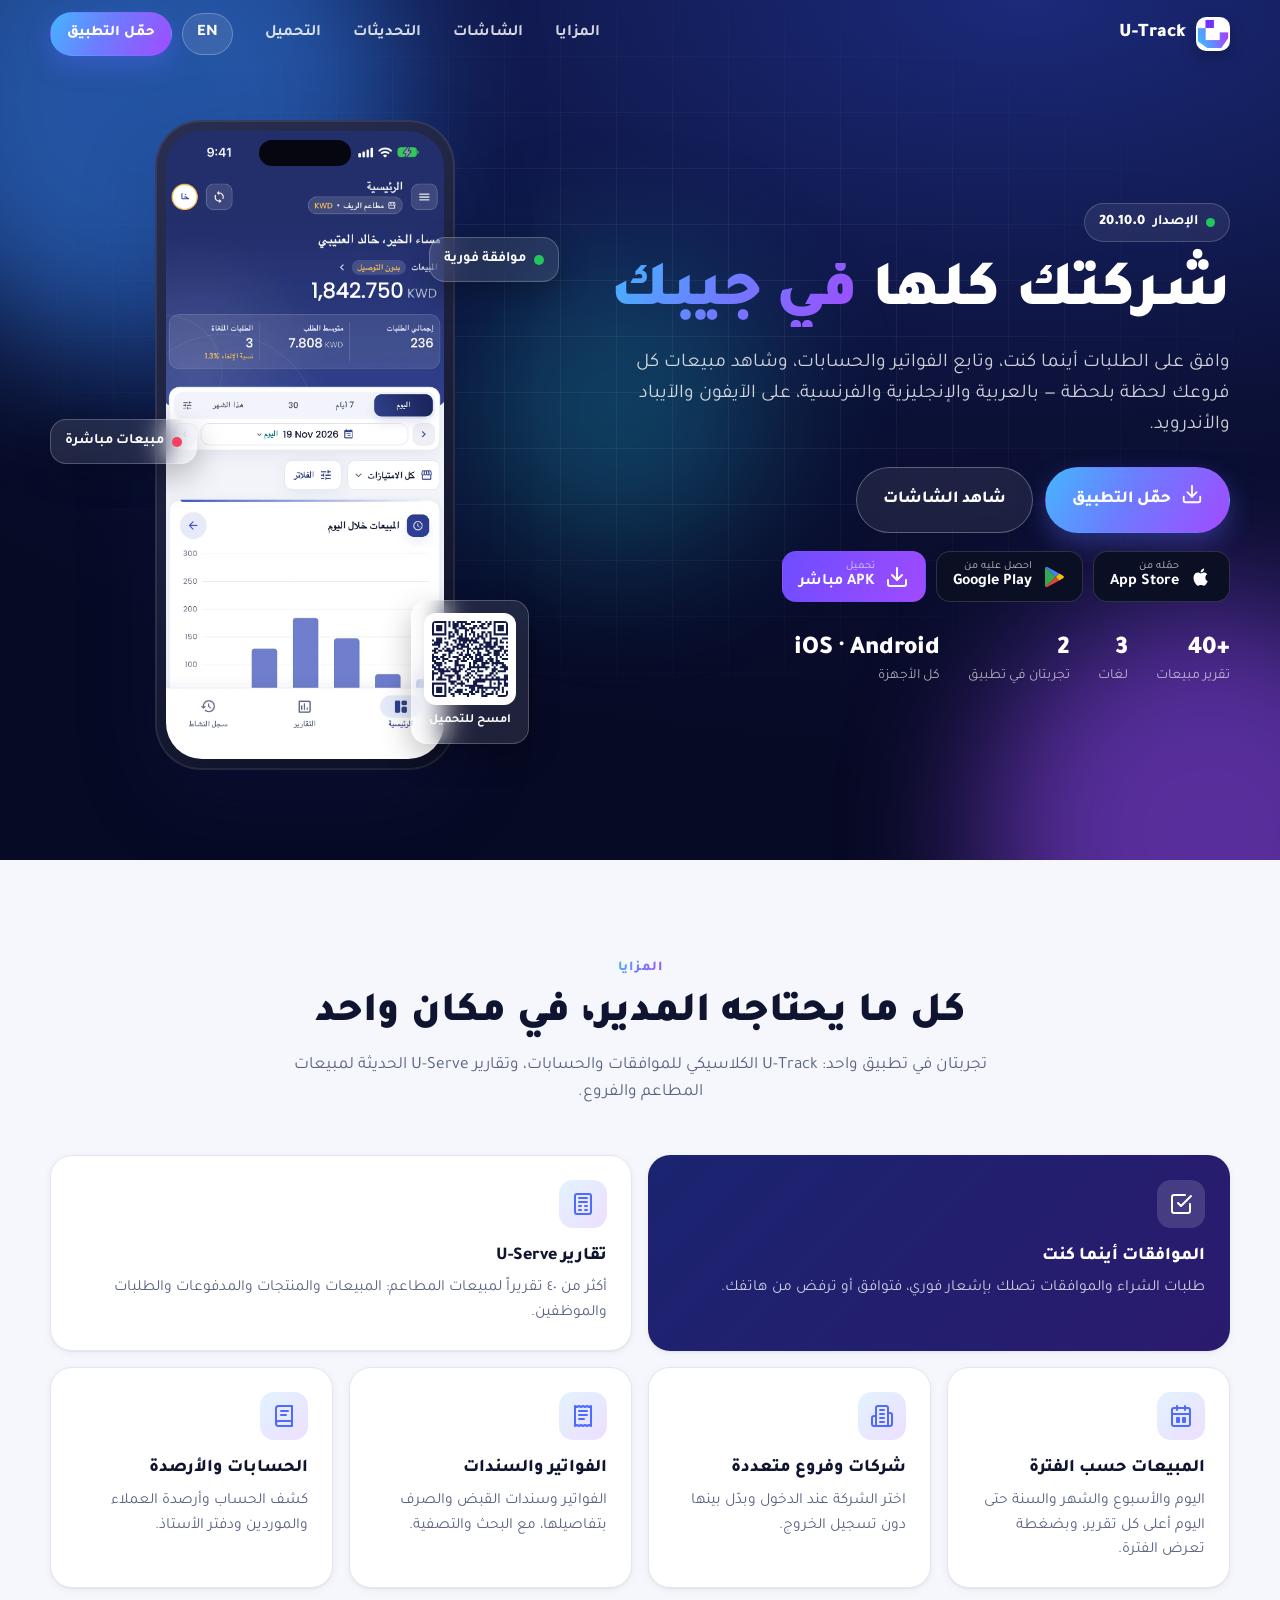
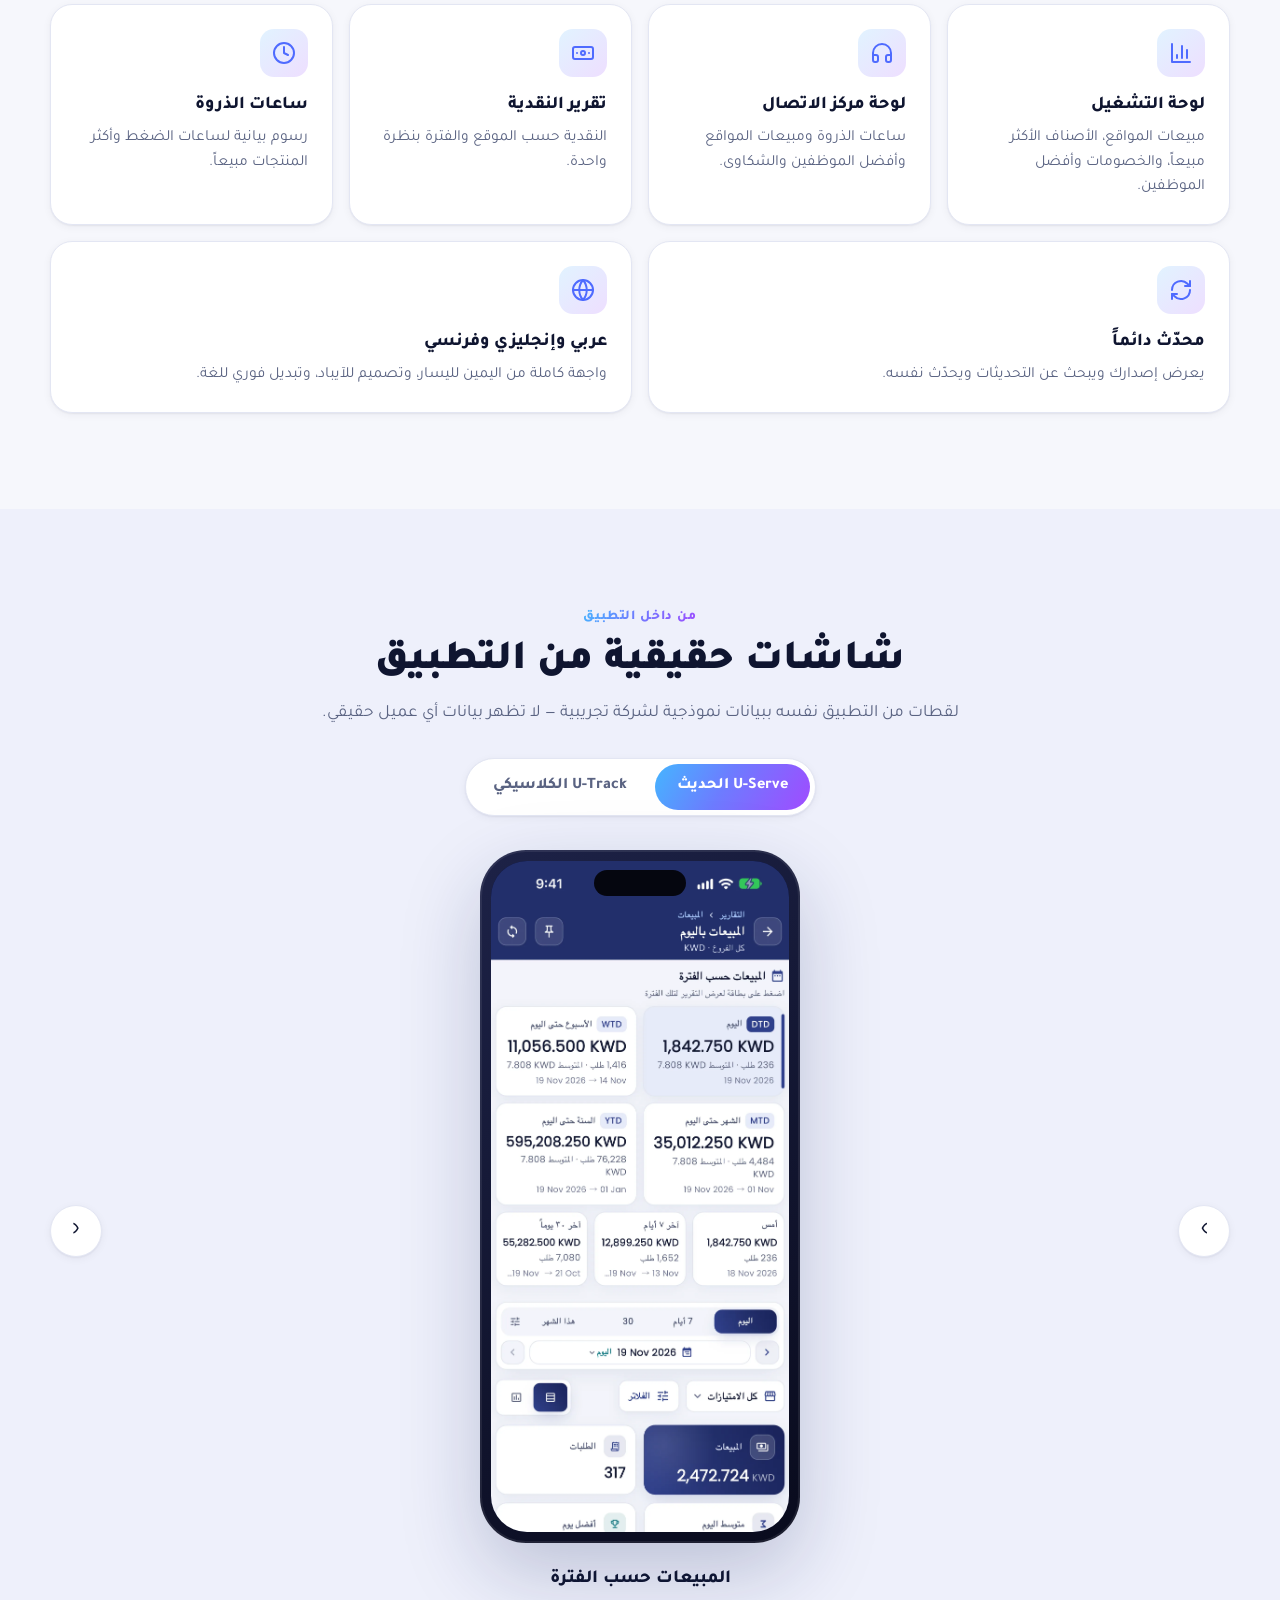
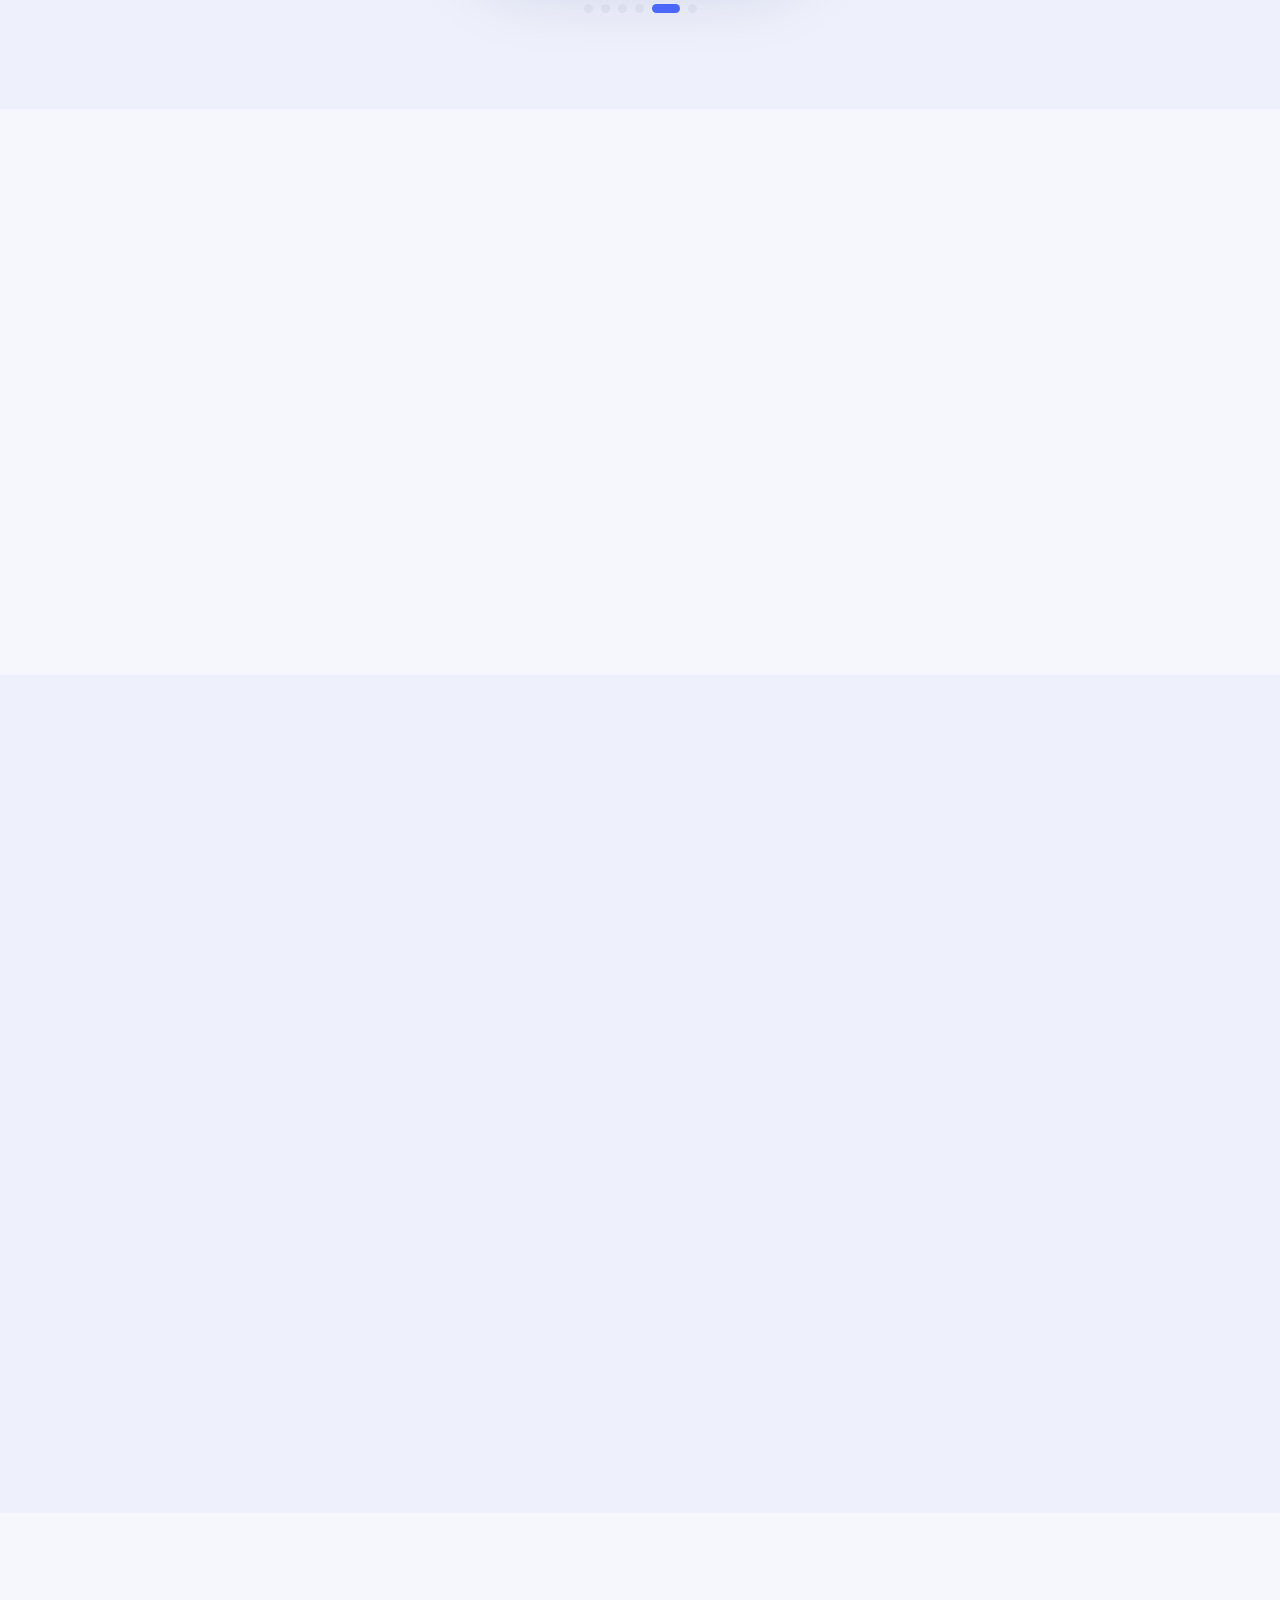
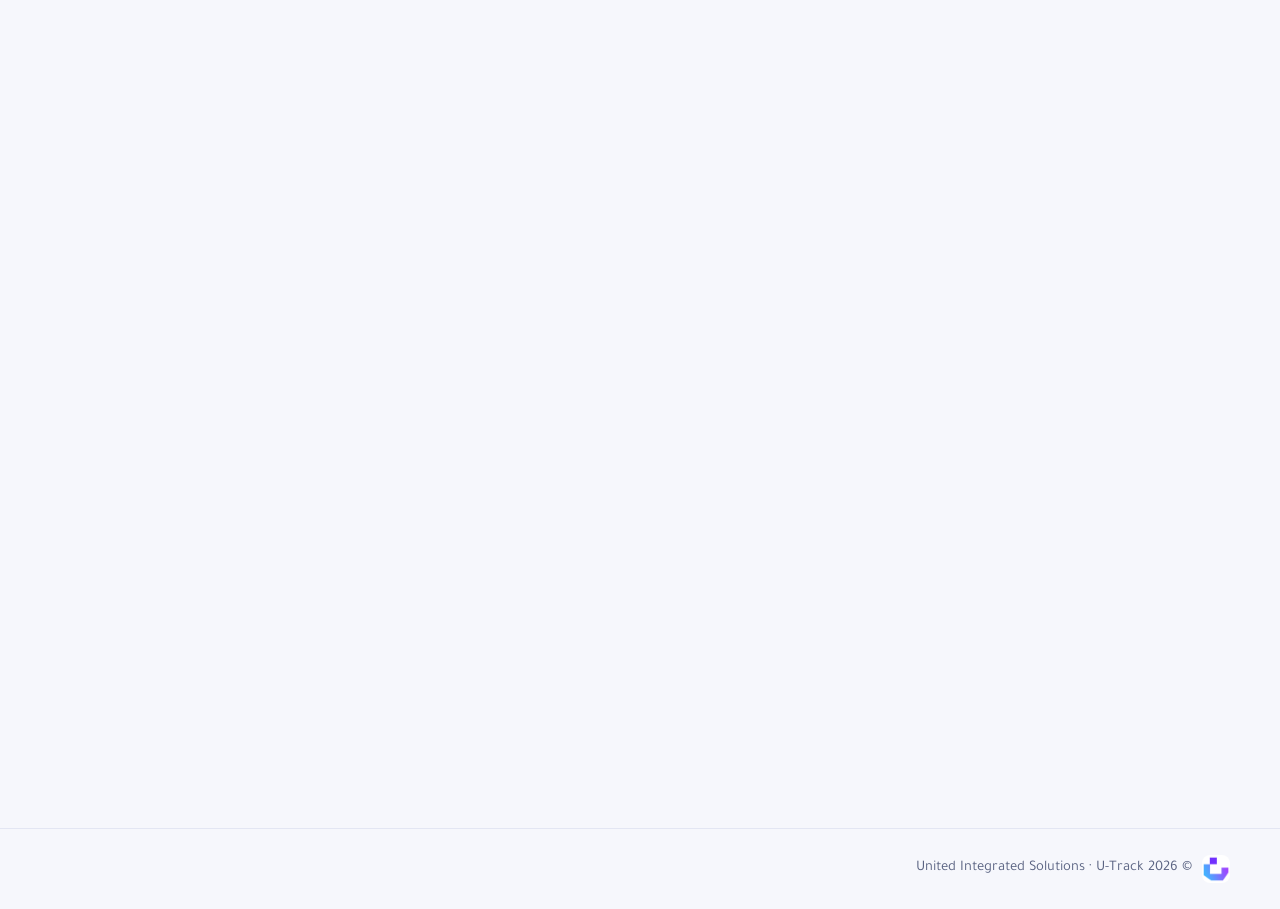
<file: index.html>
<!doctype html>
<html lang="ar" dir="rtl" class="no-js">
<head>
  <meta charset="utf-8">
  <meta name="viewport" content="width=device-width, initial-scale=1, viewport-fit=cover">
  <title>U-Track — تقارير وموافقات شركتك</title>
  <meta name="description" content="U-Track: approvals, invoices, accounts and live sales reports for your company and its branches — on iPhone, iPad and Android, in Arabic, English and French.">
  <meta property="og:title" content="U-Track">
  <meta property="og:description" content="Approvals and live sales reports for your company in one app — App Store, Google Play and direct APK.">
  <meta property="og:image" content="https://uiscomp.github.io/utrack-releases/assets/img/social_en.jpg">
  <meta property="og:type" content="website">
  <meta name="twitter:card" content="summary_large_image">
  <meta name="theme-color" content="#0b1035">
  <link rel="icon" type="image/png" href="assets/img/icon.png">
  <link rel="apple-touch-icon" href="assets/img/apple-touch-icon.png">
  <link rel="preconnect" href="https://fonts.googleapis.com">
  <link rel="preconnect" href="https://fonts.gstatic.com" crossorigin>
  <link href="https://fonts.googleapis.com/css2?family=Tajawal:wght@400;500;700;800;900&display=swap" rel="stylesheet">
  <link rel="stylesheet" href="assets/landing.css">
</head>
<body>
  <a class="skip" href="#features" data-i18n="skip"></a>

  <header class="nav" id="nav">
    <div class="wrap nav-in">
      <a class="brand" href="#top" aria-label="U-Track">
        <img src="assets/img/icon.png" alt="" width="34" height="34">
        <span>U-Track</span>
      </a>
      <nav class="links" aria-label="Sections">
        <a href="#features" data-i18n="navFeatures"></a>
        <a href="#screens" data-i18n="navScreens" data-section="screens"></a>
        <a href="#updates" data-i18n="navUpdates"></a>
        <a href="#download" data-i18n="navDownload"></a>
      </nav>
      <div class="nav-actions">
        <button class="lang" id="lang" type="button" aria-label="Language">EN</button>
        <a class="btn btn-primary btn-sm" href="#download" data-i18n="navCta"></a>
      </div>
    </div>
  </header>

  <div class="notice" id="notice" hidden></div>

  <main id="top">
    <!-- ───────────────────────────── Hero ───────────────────────────── -->
    <section class="hero">
      <div class="hero-bg" aria-hidden="true">
        <span class="orb o1"></span><span class="orb o2"></span><span class="orb o3"></span>
        <span class="grid-lines"></span>
      </div>
      <div class="wrap hero-in">
        <div class="hero-copy">
          <span class="pill reveal"><span class="pulse"></span><span data-i18n="heroPill"></span> <b id="ver"></b></span>
          <h1 class="reveal" style="--d:.05s"><span data-i18n="heroTitleA"></span> <span class="grad" data-i18n="heroTitleB"></span></h1>
          <p class="lead reveal" style="--d:.12s" data-i18n="heroLead"></p>
          <div class="cta-row reveal" style="--d:.18s">
            <a class="btn btn-primary btn-lg" id="smartCta" href="#download">
              <span class="ic" id="smartIcon"></span><span id="smartLabel"></span>
            </a>
            <a class="btn btn-ghost btn-lg" href="#screens" data-i18n="heroSecondary" data-section="screens"></a>
          </div>
          <div class="stores-mini reveal" style="--d:.24s" id="heroStores"></div>
          <ul class="stats reveal" style="--d:.3s" id="stats"></ul>
        </div>

        <div class="hero-visual reveal" style="--d:.15s">
          <div class="phone float">
            <span class="notch"></span>
            <img id="heroShot" src="assets/img/hero_ar.webp" alt="" width="900" height="1956">
          </div>
          <div class="glass chip c1"><span class="dot ok"></span><span data-i18n="chipApprovals"></span></div>
          <div class="glass chip c2"><span class="dot live"></span><span data-i18n="chipLive"></span></div>
          <div class="glass qr-card c3">
            <img src="assets/qr/page.svg" alt="" width="92" height="92">
            <span data-i18n="scanHint"></span>
          </div>
        </div>
      </div>
    </section>

    <!-- ─────────────────────────── Features ─────────────────────────── -->
    <section class="block" id="features">
      <div class="wrap">
        <header class="head reveal">
          <span class="eyebrow" data-i18n="featEyebrow"></span>
          <h2 data-i18n="featTitle"></h2>
          <p data-i18n="featLead"></p>
        </header>
        <div class="bento" id="featGrid"></div>
      </div>
    </section>

    <!-- ──────────────────────────── Screens ─────────────────────────── -->
    <section class="block alt" id="screens">
      <div class="wrap">
        <header class="head reveal">
          <span class="eyebrow" data-i18n="scrEyebrow"></span>
          <h2 data-i18n="scrTitle"></h2>
          <p data-i18n="scrLead"></p>
        </header>
        <div class="tabs reveal" role="tablist" id="tabs">
          <button role="tab" type="button" data-tab="modern" data-i18n="tabModern"></button>
          <button role="tab" type="button" data-tab="classic" data-i18n="tabClassic"></button>
        </div>
        <div class="showcase reveal">
          <button class="round prev" id="prev" type="button" aria-label="Previous">‹</button>
          <div class="show-stage">
            <div class="phone big">
              <span class="notch"></span>
              <div class="slides" id="slides"></div>
            </div>
            <p class="caption" id="caption" aria-live="polite"></p>
            <div class="dots" id="dots"></div>
          </div>
          <button class="round next" id="next" type="button" aria-label="Next">›</button>
        </div>
      </div>
    </section>

    <!-- ──────────────────────────── Updates ─────────────────────────── -->
    <section class="block" id="updates">
      <div class="wrap">
        <header class="head reveal">
          <span class="eyebrow" data-i18n="updEyebrow"></span>
          <h2 data-i18n="updTitle"></h2>
          <p data-i18n="updLead"></p>
        </header>
        <ol class="steps" id="steps"></ol>
      </div>
    </section>

    <!-- ─────────────────────────── Download ─────────────────────────── -->
    <section class="block alt" id="download">
      <div class="wrap">
        <header class="head reveal">
          <span class="eyebrow" data-i18n="dlEyebrow"></span>
          <h2 data-i18n="dlTitle"></h2>
          <p data-i18n="dlLead"></p>
        </header>
        <div class="dl" id="dlCards"></div>
      </div>
    </section>

    <!-- ─────────────────────────── Security ─────────────────────────── -->
    <section class="block" id="security">
      <div class="wrap">
        <header class="head reveal">
          <span class="eyebrow" data-i18n="trustEyebrow"></span>
          <h2 data-i18n="trustTitle"></h2>
        </header>
        <div class="trust" id="trust"></div>
      </div>
    </section>

    <!-- ────────────────────────────── CTA ───────────────────────────── -->
    <section class="cta-band">
      <div class="wrap cta-in reveal">
        <div>
          <h2 data-i18n="ctaTitle"></h2>
          <p data-i18n="ctaLead"></p>
          <div class="stores-mini" id="ctaStores"></div>
        </div>
        <div class="cta-qr">
          <img src="assets/qr/page.svg" alt="" width="132" height="132">
          <span data-i18n="scanHint"></span>
        </div>
      </div>
    </section>
  </main>

  <footer class="foot">
    <div class="wrap foot-in">
      <div class="foot-brand">
        <img src="assets/img/icon.png" alt="" width="28" height="28">
        <span>© <span id="year"></span> United Integrated Solutions · U-Track</span>
      </div>
      <span id="contact"></span>
    </div>
  </footer>

  <div class="lightbox" id="lightbox" role="dialog" aria-modal="true" aria-label="Screenshot"><img alt=""></div>

  <script src="assets/site.js"></script>
</body>
</html>
</file>
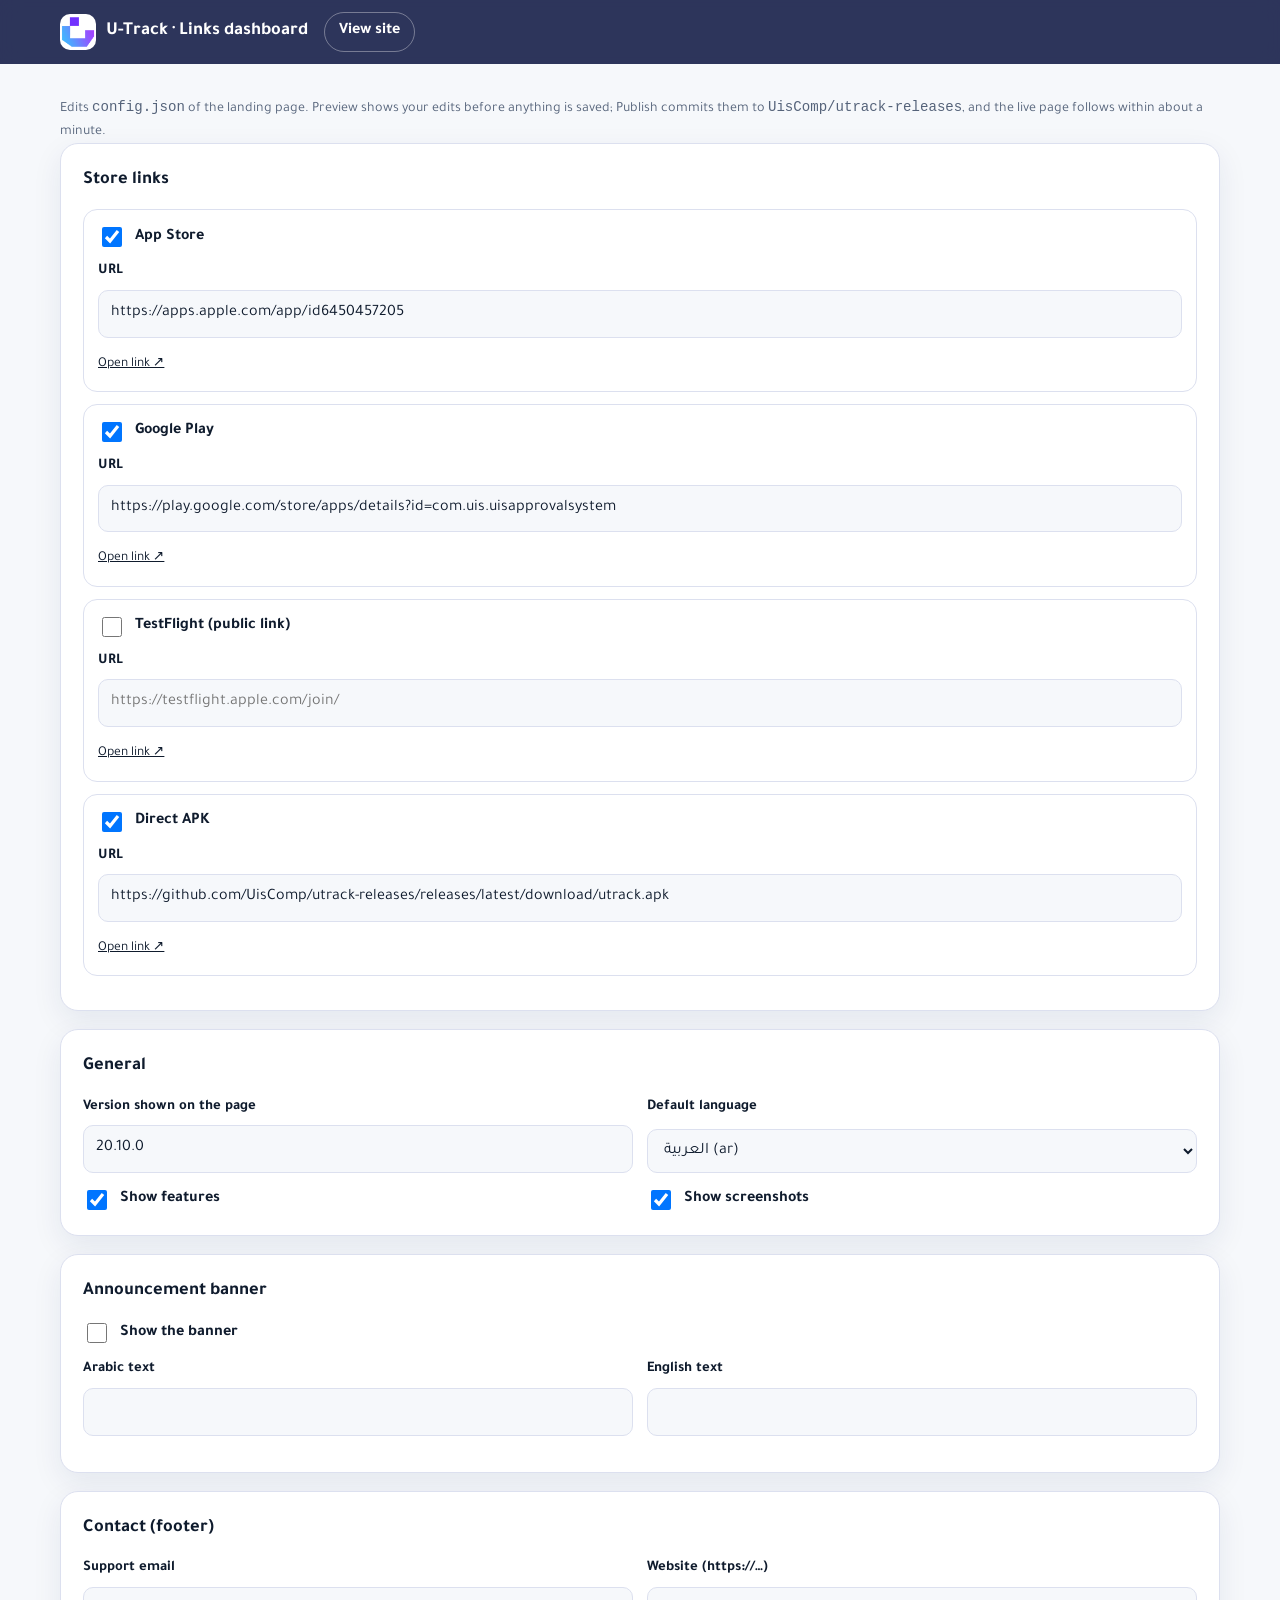
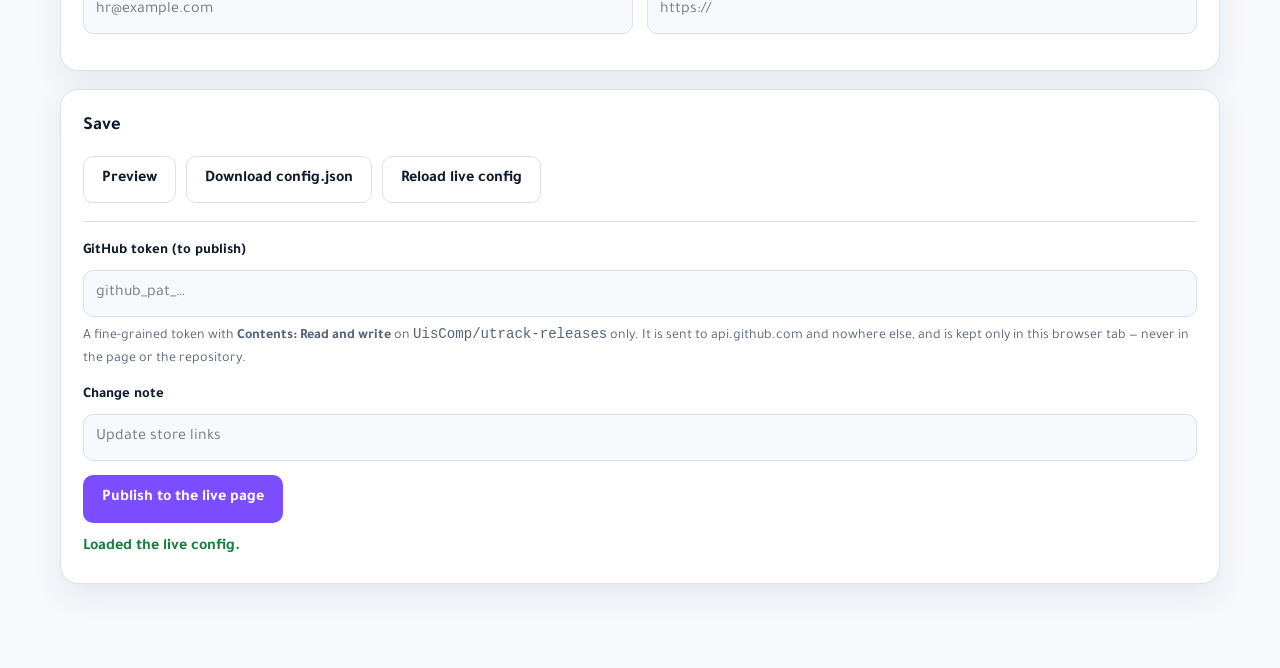
<file: admin.html>
<!doctype html>
<html lang="en" dir="ltr">
<head>
  <meta charset="utf-8">
  <meta name="viewport" content="width=device-width, initial-scale=1">
  <meta name="robots" content="noindex, nofollow">
  <title>U-Track — Links dashboard</title>
  <link rel="icon" type="image/png" href="assets/img/icon.png">
  <link rel="preconnect" href="https://fonts.googleapis.com">
  <link rel="preconnect" href="https://fonts.gstatic.com" crossorigin>
  <link href="https://fonts.googleapis.com/css2?family=Tajawal:wght@400;500;700;800&display=swap" rel="stylesheet">
  <link rel="stylesheet" href="assets/site.css">
</head>
<body class="admin">
  <header class="top">
    <div class="wrap">
      <a class="brand" href="./"><img src="assets/img/icon.png" alt="" width="36" height="36"><span>U-Track · Links dashboard</span></a>
      <a class="lang" href="./" style="text-decoration:none">View site</a>
    </div>
  </header>

  <main class="wrap">
    <p class="hint">Edits <code>config.json</code> of the landing page. Preview shows your edits before anything is saved;
      Publish commits them to <code>UisComp/utrack-releases</code>, and the live page follows within about a minute.</p>

    <div class="card">
      <h2>Store links</h2>
      <div id="links"></div>
    </div>

    <div class="card">
      <h2>General</h2>
      <div class="row">
        <div class="field"><label for="version">Version shown on the page</label><input id="version" type="text" placeholder="5.2.1"></div>
        <div class="field"><label for="defaultLanguage">Default language</label>
          <select id="defaultLanguage"><option value="ar">العربية (ar)</option><option value="en">English (en)</option></select></div>
      </div>
      <div class="row">
        <label class="switch"><input type="checkbox" id="sec-features"> Show features</label>
        <label class="switch"><input type="checkbox" id="sec-screens"> Show screenshots</label>
      </div>
    </div>

    <div class="card">
      <h2>Announcement banner</h2>
      <label class="switch" style="margin-bottom:12px"><input type="checkbox" id="ann-enabled"> Show the banner</label>
      <div class="row">
        <div class="field"><label for="ann-ar">Arabic text</label><input id="ann-ar" type="text" dir="rtl"></div>
        <div class="field"><label for="ann-en">English text</label><input id="ann-en" type="text"></div>
      </div>
    </div>

    <div class="card">
      <h2>Contact (footer)</h2>
      <div class="row">
        <div class="field"><label for="email">Support email</label><input id="email" type="email" placeholder="hr@example.com"></div>
        <div class="field"><label for="website">Website (https://…)</label><input id="website" type="url" placeholder="https://"></div>
      </div>
    </div>

    <div class="card">
      <h2>Save</h2>
      <div class="btns">
        <button class="btn" id="preview" type="button">Preview</button>
        <button class="btn" id="download" type="button">Download config.json</button>
        <button class="btn" id="reset" type="button">Reload live config</button>
      </div>
      <hr style="border:none;border-top:1px solid var(--border);margin:18px 0">
      <div class="field">
        <label for="token">GitHub token (to publish)</label>
        <input id="token" type="password" autocomplete="off" placeholder="github_pat_…">
        <p class="hint">A fine-grained token with <b>Contents: Read and write</b> on <code>UisComp/utrack-releases</code> only.
          It is sent to api.github.com and nowhere else, and is kept only in this browser tab — never in the page or the repository.</p>
      </div>
      <div class="field"><label for="message">Change note</label><input id="message" type="text" placeholder="Update store links"></div>
      <button class="btn orange" id="publish" type="button">Publish to the live page</button>
      <div class="status" id="status" role="status"></div>
    </div>
  </main>

  <script src="assets/admin.js"></script>
</body>
</html>
</file>
<file: assets/landing.css>
/* U-Track landing page. Brand: the app's indigo (#30408d) and the logo's
   sky-to-violet gradient. Light and dark; RTL via logical properties. */

:root {
  --ink: #0b1035;
  --brand: #30408d;
  --brand-2: #4f6bff;
  --sky: #45b5ff;
  --violet: #8b5cf6;
  --grad: linear-gradient(120deg, #45b5ff 0%, #6d7cff 45%, #a04bff 100%);
  --bg: #f6f7fc;
  --bg-alt: #eef0fb;
  --surface: #ffffff;
  --text: #0f1530;
  --muted: #5a6382;
  --border: #e3e6f3;
  --ring: rgba(79, 107, 255, .35);
  --ok: #16a34a;
  --radius: 22px;
  --radius-sm: 14px;
  --shadow-sm: 0 1px 2px rgba(16, 24, 64, .06), 0 2px 8px rgba(16, 24, 64, .05);
  --shadow: 0 10px 30px rgba(16, 24, 64, .08), 0 2px 6px rgba(16, 24, 64, .05);
  --shadow-lg: 0 30px 80px rgba(20, 30, 90, .22);
  --ease: cubic-bezier(.2, .7, .2, 1);
  color-scheme: light;
}
@media (prefers-color-scheme: dark) {
  :root:not([data-theme="light"]) {
    --bg: #070b22;
    --bg-alt: #0b1030;
    --surface: #10163a;
    --text: #eef1ff;
    --muted: #a3abcf;
    --border: #1f2754;
    --shadow-sm: 0 1px 2px rgba(0, 0, 0, .4);
    --shadow: 0 10px 30px rgba(0, 0, 0, .35);
    color-scheme: dark;
  }
}
:root[data-theme="dark"] {
  --bg: #070b22;
  --bg-alt: #0b1030;
  --surface: #10163a;
  --text: #eef1ff;
  --muted: #a3abcf;
  --border: #1f2754;
  --shadow-sm: 0 1px 2px rgba(0, 0, 0, .4);
  --shadow: 0 10px 30px rgba(0, 0, 0, .35);
  color-scheme: dark;
}

* { box-sizing: border-box; }
html { scroll-behavior: smooth; -webkit-text-size-adjust: 100%; }
body {
  margin: 0;
  font-family: "Tajawal", system-ui, -apple-system, "Segoe UI", sans-serif;
  background: var(--bg);
  color: var(--text);
  line-height: 1.6;
  overflow-x: hidden;
  -webkit-font-smoothing: antialiased;
}
img { max-width: 100%; display: block; }
a { color: inherit; text-decoration: none; }
button { font: inherit; cursor: pointer; }
:focus-visible { outline: 3px solid var(--ring); outline-offset: 3px; border-radius: 10px; }
.wrap { width: min(1180px, 100% - 32px); margin-inline: auto; }
.skip { position: absolute; inset-inline-start: -999px; }
.skip:focus { inset-inline-start: 16px; top: 12px; z-index: 99; background: var(--surface); padding: 8px 14px; border-radius: 10px; }

/* ── Buttons ── */
.btn {
  display: inline-flex; align-items: center; justify-content: center; gap: 10px;
  border-radius: 999px; font-weight: 800; border: 1px solid transparent;
  transition: transform .25s var(--ease), box-shadow .25s var(--ease), background .25s;
  white-space: nowrap;
}
.btn-sm { padding: 9px 16px; font-size: .92rem; }
.btn-lg { padding: 15px 26px; font-size: 1.05rem; }
.btn-primary { background: var(--grad); color: #fff; box-shadow: 0 10px 24px rgba(91, 108, 255, .35); }
.btn-primary:hover { transform: translateY(-2px); box-shadow: 0 16px 34px rgba(91, 108, 255, .45); }
.btn-ghost { background: rgba(255, 255, 255, .08); color: #fff; border-color: rgba(255, 255, 255, .28); backdrop-filter: blur(8px); }
.btn-ghost:hover { background: rgba(255, 255, 255, .16); transform: translateY(-2px); }
.btn .ic svg { width: 22px; height: 22px; }

/* ── Store badges ── */
.stores-mini { display: flex; flex-wrap: wrap; gap: 10px; margin-top: 18px; }
.store {
  display: inline-flex; align-items: center; gap: 10px;
  background: #0b0f24; color: #fff; border: 1px solid rgba(255, 255, 255, .14);
  padding: 9px 16px; border-radius: 14px;
  transition: transform .25s var(--ease), background .25s;
}
.store:hover { transform: translateY(-2px); background: #151a3a; }
.store svg { width: 24px; height: 24px; flex: none; }
.store small { display: block; font-size: .68rem; opacity: .75; line-height: 1.1; }
.store strong { display: block; font-size: 1rem; line-height: 1.2; }
.store.apk { background: linear-gradient(120deg, #6d4dff, #a04bff); border-color: transparent; }
.store.tf { background: #1c74e9; border-color: transparent; }

/* ── Nav ── */
.nav {
  position: fixed; inset-inline: 0; top: 0; z-index: 50;
  transition: background .3s, box-shadow .3s, backdrop-filter .3s;
}
.nav.scrolled {
  background: rgba(11, 16, 53, .72);
  backdrop-filter: saturate(160%) blur(16px);
  -webkit-backdrop-filter: saturate(160%) blur(16px);
  box-shadow: 0 1px 0 rgba(255, 255, 255, .06);
}
.nav-in { display: flex; align-items: center; gap: 18px; height: 68px; }
.brand { display: flex; align-items: center; gap: 10px; color: #fff; font-weight: 900; font-size: 1.2rem; }
.brand img { border-radius: 10px; box-shadow: 0 6px 16px rgba(0, 0, 0, .25); }
.links { display: flex; gap: 4px; margin-inline-start: auto; }
.links a { color: rgba(255, 255, 255, .82); padding: 8px 14px; border-radius: 999px; font-weight: 600; transition: background .2s, color .2s; }
.links a:hover { color: #fff; background: rgba(255, 255, 255, .1); }
.nav-actions { display: flex; align-items: center; gap: 10px; }
.lang {
  background: rgba(255, 255, 255, .1); color: #fff; border: 1px solid rgba(255, 255, 255, .25);
  border-radius: 999px; padding: 7px 14px; font-weight: 800; min-width: 48px;
}
.lang:hover { background: rgba(255, 255, 255, .18); }
.notice { position: relative; z-index: 51; margin-top: 68px; background: var(--grad); color: #fff; text-align: center; padding: 10px 16px; font-weight: 700; }

/* ── Hero ── */
.hero {
  position: relative; overflow: hidden; color: #fff;
  background: radial-gradient(120% 90% at 80% 0%, #1b2a7a 0%, #0b1035 55%, #070a24 100%);
  padding-block: 120px 90px;
}
.hero-bg { position: absolute; inset: 0; pointer-events: none; }
.orb { position: absolute; border-radius: 50%; filter: blur(70px); opacity: .55; will-change: transform; }
.o1 { width: 520px; height: 520px; background: #3a8dff; inset-inline-end: -120px; top: -160px; animation: drift1 18s var(--ease) infinite alternate; }
.o2 { width: 460px; height: 460px; background: #9b4dff; inset-inline-start: -160px; bottom: -200px; animation: drift2 22s var(--ease) infinite alternate; }
.o3 { width: 300px; height: 300px; background: #22d3ee; inset-inline-start: 40%; top: 30%; opacity: .25; animation: drift3 26s var(--ease) infinite alternate; }
.grid-lines {
  position: absolute; inset: 0;
  background-image: linear-gradient(rgba(255, 255, 255, .05) 1px, transparent 1px), linear-gradient(90deg, rgba(255, 255, 255, .05) 1px, transparent 1px);
  background-size: 56px 56px;
  mask-image: radial-gradient(70% 60% at 50% 40%, #000 30%, transparent 75%);
  -webkit-mask-image: radial-gradient(70% 60% at 50% 40%, #000 30%, transparent 75%);
}
@keyframes drift1 { to { transform: translate(-80px, 60px) scale(1.1); } }
@keyframes drift2 { to { transform: translate(90px, -70px) scale(1.08); } }
@keyframes drift3 { to { transform: translate(-60px, -50px) scale(1.2); } }

.hero-in { position: relative; display: grid; grid-template-columns: 1.1fr .9fr; gap: 48px; align-items: center; }
.pill {
  display: inline-flex; align-items: center; gap: 8px;
  background: rgba(255, 255, 255, .08); border: 1px solid rgba(255, 255, 255, .18);
  padding: 7px 14px; border-radius: 999px; font-size: .9rem; font-weight: 600; backdrop-filter: blur(6px);
}
.pill b { font-weight: 900; direction: ltr; unicode-bidi: isolate; }
.pulse { width: 9px; height: 9px; border-radius: 50%; background: #22c55e; box-shadow: 0 0 0 0 rgba(34, 197, 94, .6); animation: pulse 2s infinite; }
@keyframes pulse { 70% { box-shadow: 0 0 0 10px rgba(34, 197, 94, 0); } 100% { box-shadow: 0 0 0 0 rgba(34, 197, 94, 0); } }
h1 { font-size: clamp(2.3rem, 5vw, 4rem); line-height: 1.12; font-weight: 900; margin: 18px 0 16px; letter-spacing: -.01em; }
.grad { background: var(--grad); -webkit-background-clip: text; background-clip: text; color: transparent; }
.lead { font-size: clamp(1.05rem, 1.6vw, 1.22rem); color: rgba(255, 255, 255, .8); max-width: 34em; margin: 0 0 26px; }
.cta-row { display: flex; flex-wrap: wrap; gap: 12px; }
.stats { list-style: none; display: grid; grid-template-columns: repeat(4, auto); justify-content: start; gap: 28px; padding: 0; margin: 34px 0 0; }
.stats li { display: grid; }
.stats b { font-size: 1.6rem; font-weight: 900; line-height: 1.1; }
.stats span { color: rgba(255, 255, 255, .65); font-size: .88rem; }

.hero-visual { position: relative; display: grid; place-items: center; min-height: 560px; }
.phone {
  position: relative; width: 300px; aspect-ratio: 9 / 19.5;
  border-radius: 46px; padding: 11px;
  background: linear-gradient(145deg, #2a2f52, #0c0f24);
  box-shadow: var(--shadow-lg), inset 0 0 0 2px rgba(255, 255, 255, .08);
}
.phone > img, .phone .slides { width: 100%; height: 100%; border-radius: 36px; object-fit: cover; overflow: hidden; background: #0b1035; }
.notch { position: absolute; top: 20px; left: 50%; transform: translateX(-50%); width: 92px; height: 26px; border-radius: 20px; background: #05060f; z-index: 2; }
.float { animation: float 7s ease-in-out infinite; }
@keyframes float { 50% { transform: translateY(-14px) rotate(-.6deg); } }
.glass {
  position: absolute; background: rgba(255, 255, 255, .1); border: 1px solid rgba(255, 255, 255, .22);
  backdrop-filter: blur(14px); -webkit-backdrop-filter: blur(14px);
  border-radius: 16px; color: #fff; box-shadow: 0 12px 30px rgba(0, 0, 0, .25);
}
.chip { display: flex; align-items: center; gap: 8px; padding: 10px 14px; font-weight: 700; font-size: .9rem; animation: float 8s ease-in-out infinite; }
.c1 { inset-inline-start: 0; top: 18%; animation-delay: -2s; }
.c2 { inset-inline-end: 0; top: 46%; animation-delay: -4s; }
.dot { width: 10px; height: 10px; border-radius: 50%; }
.dot.ok { background: #22c55e; }
.dot.live { background: #f43f5e; animation: blink 1.4s infinite; }
@keyframes blink { 50% { opacity: .35; } }
.qr-card { inset-inline-start: 6%; bottom: 4%; padding: 12px; display: grid; justify-items: center; gap: 6px; font-size: .78rem; font-weight: 700; text-align: center; animation: float 9s ease-in-out infinite; animation-delay: -1s; }
.qr-card img, .cta-qr img, .qr img { background: #fff; padding: 8px; border-radius: 12px; }

/* ── Sections ── */
.block { padding-block: 96px; }
.block.alt { background: var(--bg-alt); }
.head { text-align: center; max-width: 720px; margin: 0 auto 48px; }
.eyebrow {
  display: inline-block; font-weight: 800; font-size: .85rem; letter-spacing: .06em; text-transform: uppercase;
  background: var(--grad); -webkit-background-clip: text; background-clip: text; color: transparent;
}
h2 { font-size: clamp(1.8rem, 3.4vw, 2.6rem); line-height: 1.2; font-weight: 900; margin: 8px 0 12px; }
.head p { color: var(--muted); margin: 0; font-size: 1.08rem; }

/* Bento features */
.bento { display: grid; grid-template-columns: repeat(4, 1fr); gap: 16px; }
.card {
  position: relative; background: var(--surface); border: 1px solid var(--border);
  border-radius: var(--radius); padding: 24px; box-shadow: var(--shadow-sm);
  transition: transform .35s var(--ease), box-shadow .35s var(--ease), border-color .35s;
  overflow: hidden;
}
.card::before {
  content: ""; position: absolute; inset: -1px; border-radius: inherit; padding: 1px;
  background: var(--grad); opacity: 0; transition: opacity .35s;
  -webkit-mask: linear-gradient(#000 0 0) content-box, linear-gradient(#000 0 0); -webkit-mask-composite: xor; mask-composite: exclude;
}
.card:hover { transform: translateY(-4px); box-shadow: var(--shadow); }
.card:hover::before { opacity: 1; }
.card h3 { margin: 14px 0 6px; font-size: 1.12rem; font-weight: 800; }
.card p { margin: 0; color: var(--muted); font-size: .97rem; }
.icon {
  width: 48px; height: 48px; border-radius: 14px; display: grid; place-items: center;
  background: linear-gradient(135deg, rgba(69, 181, 255, .16), rgba(160, 75, 255, .18)); color: var(--brand-2);
}
.icon svg { width: 24px; height: 24px; }
.card.wide { grid-column: span 2; }
.card.hl { background: linear-gradient(135deg, #1a2470, #2b1a6e); color: #fff; border-color: transparent; }
.card.hl p { color: rgba(255, 255, 255, .78); }
.card.hl .icon { background: rgba(255, 255, 255, .14); color: #fff; }

/* Showcase */
.tabs { display: flex; justify-content: center; gap: 6px; margin: -18px auto 34px; padding: 5px; background: var(--surface); border: 1px solid var(--border); border-radius: 999px; width: fit-content; box-shadow: var(--shadow-sm); }
.tabs button { border: 0; background: transparent; color: var(--muted); padding: 10px 22px; border-radius: 999px; font-weight: 800; transition: background .25s, color .25s; }
.tabs button[aria-selected="true"] { background: var(--grad); color: #fff; }
.showcase { display: grid; grid-template-columns: auto 1fr auto; align-items: center; gap: 20px; }
.show-stage { display: grid; justify-items: center; }
.phone.big { width: 320px; background: linear-gradient(145deg, #1d2247, #090b1d); }
.slides { position: relative; }
.slides img { position: absolute; inset: 0; width: 100%; height: 100%; object-fit: cover; opacity: 0; transform: scale(1.03); transition: opacity .55s var(--ease), transform .7s var(--ease); cursor: zoom-in; }
.slides img.on { opacity: 1; transform: none; }
.caption { margin: 22px 0 10px; font-weight: 800; font-size: 1.15rem; text-align: center; min-height: 1.6em; }
.dots { display: flex; gap: 8px; }
.dots button { width: 9px; height: 9px; padding: 0; border-radius: 99px; border: 0; background: var(--border); transition: width .3s var(--ease), background .3s; }
.dots button.on { width: 28px; background: var(--brand-2); }
.round {
  width: 52px; height: 52px; border-radius: 50%; border: 1px solid var(--border);
  background: var(--surface); color: var(--text); font-size: 1.6rem; line-height: 1; box-shadow: var(--shadow-sm);
  transition: transform .25s var(--ease), box-shadow .25s;
}
.round:hover { transform: scale(1.06); box-shadow: var(--shadow); }
[dir="rtl"] .round { transform: scaleX(-1); }
[dir="rtl"] .round:hover { transform: scaleX(-1) scale(1.06); }

/* Update steps */
.steps { list-style: none; padding: 0; margin: 0; display: grid; grid-template-columns: repeat(3, 1fr); gap: 18px; counter-reset: s; position: relative; }
.steps li { counter-increment: s; }
.steps .card { height: 100%; padding-top: 30px; }
.steps .card::after {
  content: counter(s); position: absolute; top: 18px; inset-inline-end: 22px;
  font-size: 3.2rem; font-weight: 900; line-height: 1; opacity: .08;
}

/* Download cards with QR */
.dl { display: grid; grid-template-columns: repeat(auto-fit, minmax(260px, 1fr)); gap: 18px; }
.dl .card { display: grid; gap: 14px; align-content: start; text-align: center; justify-items: center; padding: 28px 22px; }
.tag { justify-self: center; background: rgba(79, 107, 255, .12); color: var(--brand-2); font-weight: 800; font-size: .78rem; padding: 4px 12px; border-radius: 999px; }
.tag.beta { background: rgba(28, 116, 233, .12); color: #1c74e9; }
.tag.direct { background: rgba(160, 75, 255, .14); color: #8b3dff; }
.dl h3 { margin: 0; }
.dl p { margin: 0; color: var(--muted); }
.qr { position: relative; display: grid; place-items: center; }
.qr img { width: 168px; height: 168px; box-shadow: var(--shadow-sm); border: 1px solid var(--border); }
.qr .logo { position: absolute; width: 38px; height: 38px; border-radius: 10px; border: 3px solid #fff; background: #fff; box-shadow: 0 2px 8px rgba(0, 0, 0, .15); padding: 0; }
.qr-hint { font-size: .85rem; color: var(--muted); }

/* Trust */
.trust { display: grid; grid-template-columns: repeat(3, 1fr); gap: 18px; }

/* CTA band */
.cta-band { padding-block: 40px 96px; }
.cta-in {
  position: relative; overflow: hidden; display: grid; grid-template-columns: 1fr auto; gap: 32px; align-items: center;
  background: radial-gradient(120% 140% at 0% 0%, #2a3aa8, #0b1035 70%); color: #fff;
  border-radius: 32px; padding: 48px; box-shadow: var(--shadow-lg);
}
.cta-in::after { content: ""; position: absolute; width: 380px; height: 380px; border-radius: 50%; background: #9b4dff; filter: blur(90px); opacity: .45; inset-inline-end: -120px; top: -140px; }
.cta-in > * { position: relative; z-index: 1; }
.cta-in h2 { margin-top: 0; }
.cta-in p { color: rgba(255, 255, 255, .78); margin: 0; }
.cta-qr { display: grid; justify-items: center; gap: 8px; font-weight: 700; font-size: .9rem; }

/* Footer */
.foot { border-top: 1px solid var(--border); padding-block: 26px; color: var(--muted); font-size: .92rem; }
.foot-in { display: flex; flex-wrap: wrap; gap: 12px; justify-content: space-between; align-items: center; }
.foot-brand { display: flex; align-items: center; gap: 10px; }
.foot-brand img { border-radius: 8px; }
.foot a { color: var(--brand-2); font-weight: 700; }

/* Lightbox */
.lightbox { position: fixed; inset: 0; z-index: 90; background: rgba(5, 8, 25, .86); display: none; place-items: center; padding: 24px; cursor: zoom-out; backdrop-filter: blur(6px); }
.lightbox.open { display: grid; animation: fade .25s var(--ease); }
.lightbox img { max-height: 92vh; width: auto; border-radius: 26px; box-shadow: var(--shadow-lg); }
@keyframes fade { from { opacity: 0; } }

/* Scroll reveal */
.reveal { opacity: 0; transform: translateY(26px); transition: opacity .8s var(--ease), transform .8s var(--ease); transition-delay: var(--d, 0s); }
.reveal.in { opacity: 1; transform: none; }
.no-js .reveal { opacity: 1; transform: none; }

/* Responsive */
@media (max-width: 1020px) {
  .bento { grid-template-columns: repeat(2, 1fr); }
  .trust, .steps { grid-template-columns: 1fr; }
}
@media (max-width: 880px) {
  .hero { padding-block: 100px 70px; }
  .hero-in { grid-template-columns: 1fr; text-align: center; }
  .lead { margin-inline: auto; }
  .cta-row, .stores-mini { justify-content: center; }
  .stats { grid-template-columns: repeat(2, auto); justify-content: center; gap: 18px 36px; }
  .hero-visual { min-height: 520px; }
  .cta-in { grid-template-columns: 1fr; text-align: center; padding: 34px 22px; }
  .cta-in .stores-mini { justify-content: center; }
}
@media (max-width: 720px) {
  .links { display: none; }
  .nav-actions { margin-inline-start: auto; }
  .bento { grid-template-columns: 1fr; }
  .card.wide { grid-column: auto; }
  .block { padding-block: 72px; }
  .showcase { grid-template-columns: 1fr; }
  .round { display: none; }
  .phone { width: 250px; }
  .phone.big { width: 270px; }
  .c1 { inset-inline-start: -4px; }
  .c2 { inset-inline-end: -4px; }
  .qr-card { display: none; }
}
@media (prefers-reduced-motion: reduce) {
  *, *::before, *::after { animation: none !important; transition: none !important; scroll-behavior: auto !important; }
  .reveal { opacity: 1; transform: none; }
}
</file>
<file: assets/site.css>
:root {
  --navy: #1e2a66;
  --primary: #30408d;
  --primary-light: #4f7cf7;
  --hero-from: #3a4fb0;
  --hero-to: #121a45;
  --accent: #7c4dff;
  --bg: #f6f8fb;
  --surface: #ffffff;
  --surface-2: #eef0fa;
  --text: #0f1b2d;
  --muted: #55637a;
  --border: #dce0ef;
  --ok: #15803d;
  --radius: 18px;
  --shadow: 0 10px 30px rgba(10, 40, 90, 0.08);
  color-scheme: light;
}
@media (prefers-color-scheme: dark) {
  :root:not([data-theme="light"]) {
    --bg: #0a1220;
    --surface: #111c2e;
    --surface-2: #16243a;
    --text: #e8eef8;
    --muted: #9aa9c0;
    --border: #22324b;
    --shadow: 0 10px 30px rgba(0, 0, 0, 0.35);
    color-scheme: dark;
  }
}
:root[data-theme="dark"] {
  --bg: #0a1220;
  --surface: #111c2e;
  --surface-2: #16243a;
  --text: #e8eef8;
  --muted: #9aa9c0;
  --border: #22324b;
  --shadow: 0 10px 30px rgba(0, 0, 0, 0.35);
  color-scheme: dark;
}

* { box-sizing: border-box; }
html { scroll-behavior: smooth; }
body {
  margin: 0;
  font-family: "Tajawal", system-ui, -apple-system, "Segoe UI", sans-serif;
  background: var(--bg);
  color: var(--text);
  line-height: 1.6;
  -webkit-font-smoothing: antialiased;
}
img { max-width: 100%; display: block; }
a { color: inherit; }
.wrap { width: min(1160px, 100% - 32px); margin-inline: auto; }

/* Header */
.top {
  position: sticky; top: 0; z-index: 20;
  background: color-mix(in srgb, var(--hero-to) 88%, transparent);
  backdrop-filter: blur(10px);
  color: #fff;
}
.top .wrap { display: flex; align-items: center; gap: 16px; min-height: 64px; }
.brand { display: flex; align-items: center; gap: 10px; text-decoration: none; font-weight: 700; font-size: 1.15rem; }
.brand img { width: 36px; height: 36px; border-radius: 10px; background: #fff; }
.nav { display: flex; gap: 22px; margin-inline-start: auto; }
.nav a { text-decoration: none; opacity: .85; font-weight: 500; }
.nav a:hover { opacity: 1; }
.lang {
  border: 1px solid rgba(255,255,255,.35); background: transparent; color: #fff;
  border-radius: 999px; padding: 6px 14px; font: inherit; font-weight: 700; cursor: pointer;
}
@media (max-width: 720px) { .nav { display: none; } .lang { margin-inline-start: auto; } }

/* Announcement */
.notice { background: var(--accent); color: #fff; text-align: center; padding: 10px 16px; font-weight: 600; }

/* Hero */
.hero {
  background: radial-gradient(1200px 600px at 80% -10%, rgba(59,130,246,.45), transparent 60%),
              linear-gradient(160deg, var(--hero-from), var(--hero-to));
  color: #fff; overflow: hidden;
}
.hero .wrap { display: grid; grid-template-columns: 1.1fr .9fr; gap: 40px; align-items: center; padding-block: 64px 72px; }
.hero h1 { font-size: clamp(2rem, 4.6vw, 3.4rem); line-height: 1.15; margin: 14px 0; font-weight: 800; }
.hero p.lead { font-size: 1.15rem; opacity: .9; max-width: 34em; margin: 0 0 28px; }
.pill {
  display: inline-flex; align-items: center; gap: 8px; padding: 6px 14px; border-radius: 999px;
  background: rgba(255,255,255,.12); border: 1px solid rgba(255,255,255,.2); font-size: .9rem; font-weight: 600;
}
.pill .dot { width: 8px; height: 8px; border-radius: 50%; background: #4ade80; }
.hero-phone {
  justify-self: center; width: min(330px, 78vw); padding: 11px; border-radius: 48px;
  background: linear-gradient(145deg, #2a3446, #0b111c);
  box-shadow: 0 40px 90px rgba(0,0,0,.5), inset 0 0 0 2px rgba(255,255,255,.08);
}
.hero-phone img { width: 100%; height: auto; border-radius: 38px; background: #0d4c9e; }
@media (max-width: 860px) {
  .hero .wrap { grid-template-columns: 1fr; text-align: center; padding-top: 44px; }
  .hero p.lead { margin-inline: auto; }
  .stores { justify-content: center; }
}

/* Store buttons */
.stores { display: flex; flex-wrap: wrap; gap: 12px; }
.store {
  display: inline-flex; align-items: center; gap: 12px; min-width: 190px;
  padding: 10px 18px; border-radius: 14px; text-decoration: none;
  background: #000; color: #fff; border: 1px solid rgba(255,255,255,.18);
  transition: transform .15s ease, box-shadow .15s ease;
}
.store:hover { transform: translateY(-2px); box-shadow: 0 10px 24px rgba(0,0,0,.3); }
.store svg { width: 28px; height: 28px; flex: none; }
.store small { display: block; font-size: .72rem; opacity: .8; line-height: 1.1; }
.store strong { display: block; font-size: 1.08rem; line-height: 1.2; }
.store.apk { background: var(--accent); border-color: transparent; }
.store.tf { background: #1c74e9; border-color: transparent; }

/* Sections */
section.block { padding-block: 72px; }
.head { text-align: center; max-width: 720px; margin: 0 auto 40px; }
.head h2 { font-size: clamp(1.6rem, 3vw, 2.3rem); margin: 0 0 10px; }
.head p { color: var(--muted); margin: 0; font-size: 1.05rem; }
.eyebrow { color: var(--accent); font-weight: 700; letter-spacing: .04em; font-size: .9rem; }

.grid { display: grid; grid-template-columns: repeat(auto-fill, minmax(250px, 1fr)); gap: 18px; }
.card {
  background: var(--surface); border: 1px solid var(--border); border-radius: var(--radius);
  padding: 22px; box-shadow: var(--shadow);
}
.card h3 { margin: 12px 0 6px; font-size: 1.12rem; }
.card p { margin: 0; color: var(--muted); }
.icon {
  width: 46px; height: 46px; border-radius: 12px; display: grid; place-items: center;
  background: var(--surface-2); color: var(--primary);
}
:root[data-theme="dark"] .icon { color: #8fb8ff; }
@media (prefers-color-scheme: dark) { :root:not([data-theme="light"]) .icon { color: #8fb8ff; } }
.icon svg { width: 24px; height: 24px; }

/* Screens */
.screens { background: var(--surface-2); }
.strip {
  display: grid; grid-auto-flow: column; grid-auto-columns: minmax(220px, 260px); gap: 18px;
  overflow-x: auto; scroll-snap-type: x mandatory; padding: 6px 4px 22px; scrollbar-width: thin;
}
.strip img {
  scroll-snap-align: center; border-radius: 22px; box-shadow: var(--shadow);
  background: var(--surface); aspect-ratio: 1290 / 2796; width: 100%; height: auto; cursor: zoom-in;
}
.strip-nav { display: flex; justify-content: center; gap: 10px; margin-top: 8px; }
.round {
  width: 44px; height: 44px; border-radius: 50%; border: 1px solid var(--border);
  background: var(--surface); color: var(--text); font-size: 1.2rem; cursor: pointer;
}
.lightbox {
  position: fixed; inset: 0; background: rgba(4,10,20,.88); display: none;
  align-items: center; justify-content: center; z-index: 50; padding: 16px;
}
.lightbox.open { display: flex; }
.lightbox img { max-height: 92vh; width: auto; border-radius: 22px; }

/* Download cards */
.dl { display: grid; grid-template-columns: repeat(auto-fit, minmax(240px, 1fr)); gap: 18px; }
.dl .card { display: flex; flex-direction: column; gap: 10px; }
.dl .card .store { align-self: flex-start; margin-top: auto; }
.tag { align-self: flex-start; display: inline-block; font-size: .78rem; font-weight: 700; padding: 3px 10px; border-radius: 999px; background: var(--surface-2); color: var(--muted); }

/* Trust */
.trust { display: grid; grid-template-columns: repeat(auto-fit, minmax(240px, 1fr)); gap: 18px; }

footer { padding: 36px 0; color: var(--muted); border-top: 1px solid var(--border); font-size: .92rem; }
footer .wrap { display: flex; flex-wrap: wrap; gap: 14px 24px; align-items: center; justify-content: space-between; }
footer a { color: var(--muted); }

[hidden] { display: none !important; }

/* Admin */
.admin main { padding-block: 32px 64px; }
.admin .card { margin-bottom: 18px; }
.admin h2 { margin: 0 0 14px; font-size: 1.15rem; }
.field { display: grid; gap: 6px; margin-bottom: 14px; }
.field label { font-weight: 600; font-size: .92rem; }
.field input[type="text"], .field input[type="url"], .field input[type="email"], .field input[type="password"], .field select, .field textarea {
  width: 100%; padding: 10px 12px; border-radius: 10px; border: 1px solid var(--border);
  background: var(--bg); color: var(--text); font: inherit;
}
.row { display: grid; grid-template-columns: repeat(auto-fit, minmax(220px, 1fr)); gap: 14px; }
.switch { display: flex; align-items: center; gap: 10px; font-weight: 600; }
.switch input { width: 20px; height: 20px; }
.btns { display: flex; flex-wrap: wrap; gap: 10px; }
.btn {
  padding: 10px 18px; border-radius: 10px; border: 1px solid var(--border); background: var(--surface);
  color: var(--text); font: inherit; font-weight: 700; cursor: pointer; text-decoration: none;
}
.btn.primary { background: var(--primary); color: #fff; border-color: transparent; }
.btn.orange { background: var(--accent); color: #fff; border-color: transparent; }
.status { margin-top: 12px; font-weight: 600; }
.status.ok { color: var(--ok); }
.status.err { color: #dc2626; }
.hint { color: var(--muted); font-size: .88rem; margin: 0; }
.linkrow { border: 1px solid var(--border); border-radius: 14px; padding: 14px; margin-bottom: 12px; }
.linkrow .switch { margin-bottom: 10px; }
.test { font-size: .85rem; }
</file>
